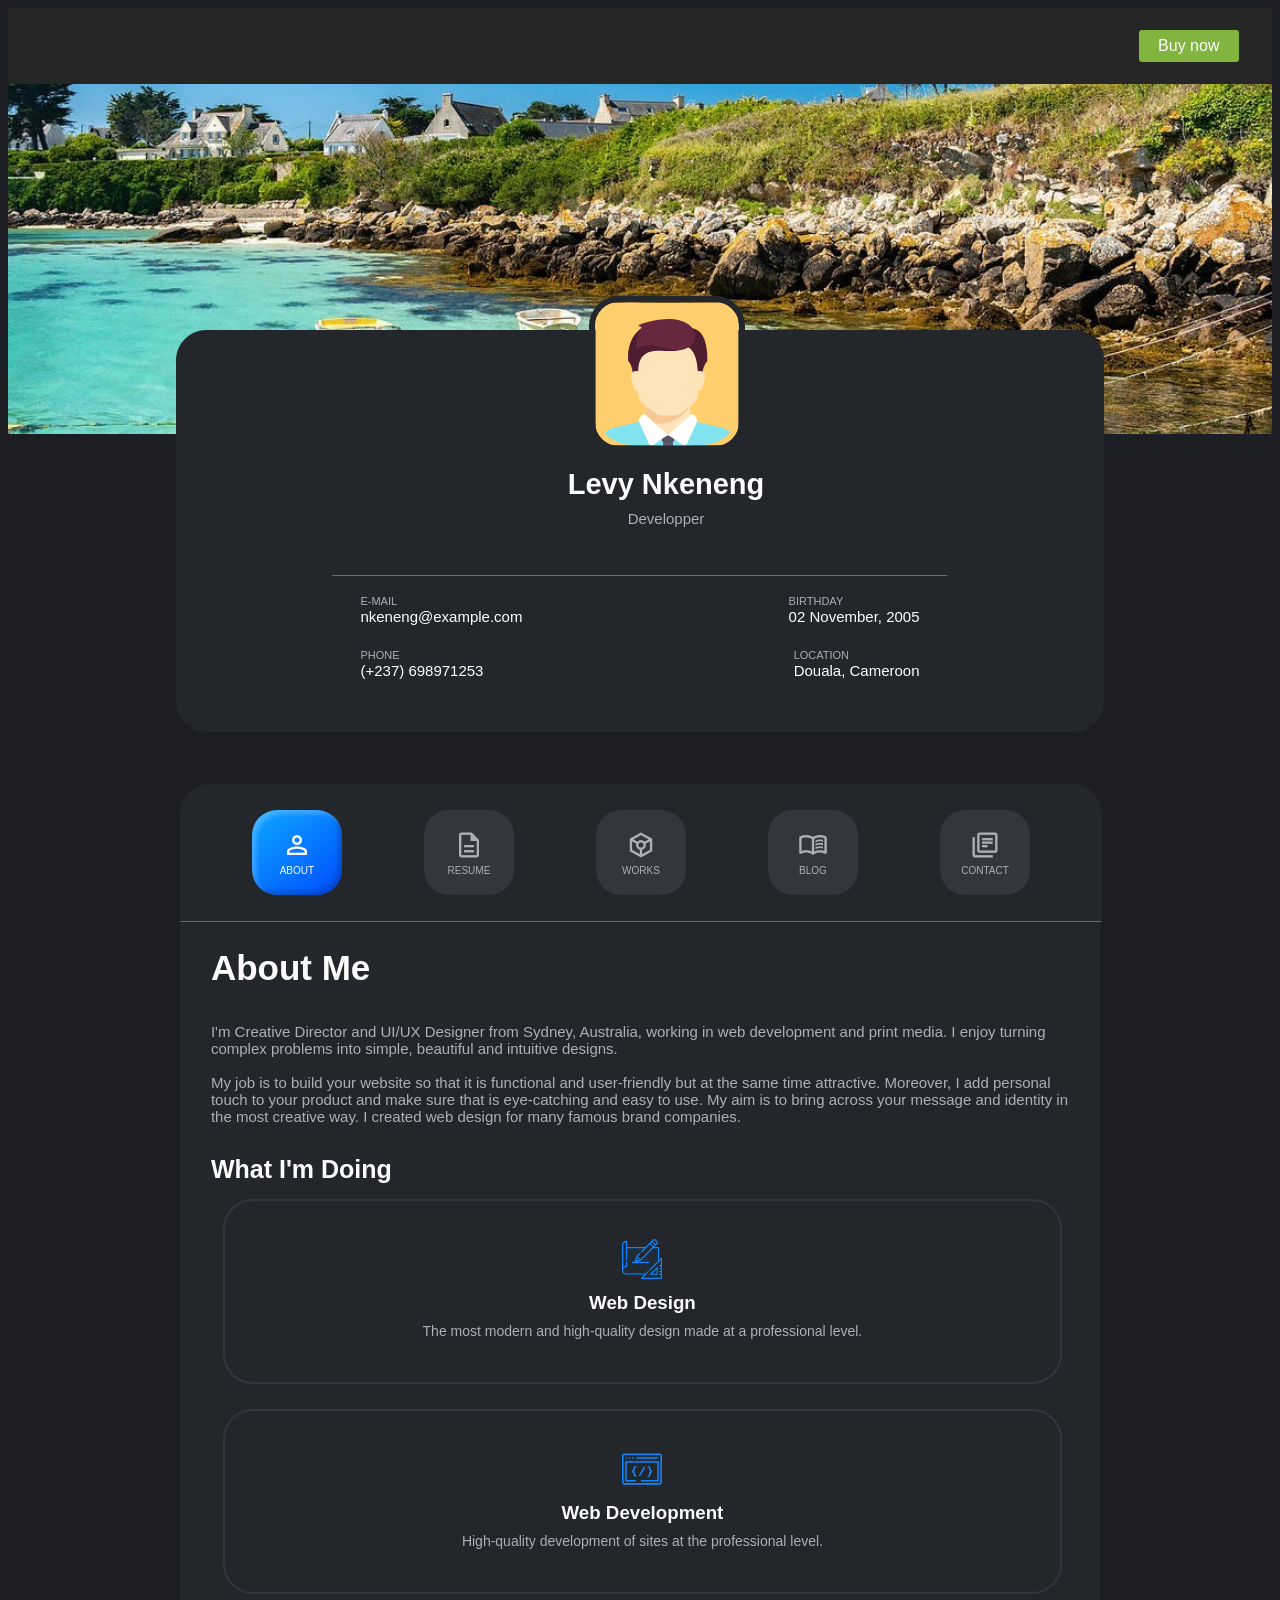
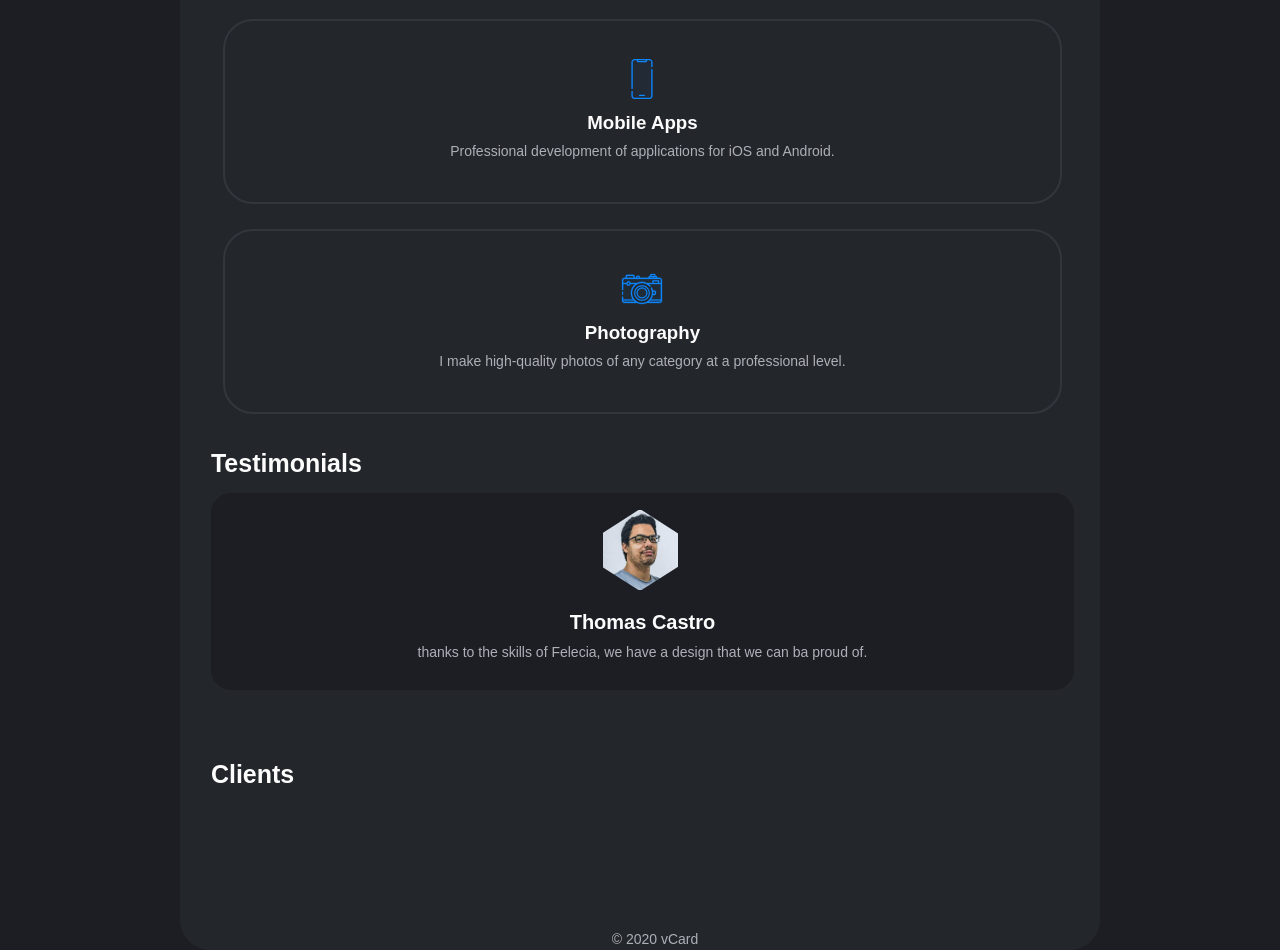
<file: index.html>
<!DOCTYPE html>
<html lang="en">
<head>
    <!-- Meta Elements -->
    <meta charset="UTF-8">
    <meta http-equiv="X-UA-Compatible" content="IE=edge">
    <meta name="viewport" content="width=device-width, initial-scale=1.0">

    <!-- CSS Icons -->
    <link href="style.css" rel="stylesheet" type="text/css">
    <link href="https://css.gg/facebook.css" rel='stylesheet'>
    <link href="https://css.gg/twitter.css" rel='stylesheet'>
    <link href="https://css.gg/instagram.css" rel='stylesheet'>
    <link rel="stylesheet" href="https://fonts.googleapis.com/css2?family=Material+Symbols+Outlined:opsz,wght,FILL,GRAD@20..48,100..700,0..1,-50..200" />
    <link rel="stylesheet" href="responsive.css">
    <!-- Title -->
    <title>Document</title>

</head>

<body>
    <div class="Logo-Zone">

        <!-- Logo -->
        <p>
            <a target="_blank" href="https://themeforest.net/item/vcard3-resume-cv-vcard-portfolio/27656448?_ga=2.86894232.1620106060.1666447574-1875720779.1666447574">
                Envato Market
            </a>
        </p>

        <!-- Button -->
        <p class="button">
            <a href="https://themeforest.net/checkout/89711583/create_account?_ga=2.149800630.1620106060.1666447574-1875720779.1666447574">
                Buy now
            </a>
        </p>

    </div>

    <!-- Background-Image -->
    <div class="photo-de-fond">
    </div>

    <!-- False Header -->
    <div class="false-header">

        <!-- Left Part -->
        <div class="firstpart">

            <!-- Profile Picture -->
            <p class="firstpart-image">
                <img src="Assets/main-photo.svg" class="Photo-de-Profil">
            </p>

            <!-- Name and Other Stuffs -->
            <div class="firstpart-text1">
                <p>
                    <span class="name">Levy Nkeneng</span><br>
                    <span class="position">Developper</span>
                </p>
                <ul class="sociallinks">
                    <li><a href="https://www.facebook.com" class="gg-facebook">
                    </a></li>
                    <li><a href="https://www.twitter.com" class="gg-twitter">
                    </a></li>
                    <li><a href="https://www.instagram.com" class="gg-instagram">
                    </a></li>
                </ul>
            </div>

        </div>

        <!-- Right Part -->
        <div class="secondpart">
            <div>
                <span >
                    <span class="E-Mail">E-Mail</span><br>
                    nkeneng@example.com
                </span>
                <span>
                    <span class="Birthday">Birthday</span><br>
                    02 November, 2005
                </span>
            </div>
            <div>
                <span>
                    <span class="Phone">Phone</span><br>
                    (+237) 698971253
                </span>
                <span>
                    <span class="Location">Location</span><br>
                    Douala, Cameroon
                </span>
            </div>
        </div>

    </div>

    <!-- True Header-->
    <header>
    </header>

    <!--Section -->
    <section>

        <!-- Navigation Bar -->
        <nav>
            <ul>
                <li class="Active"><a class="active">
                    <div>
                        <span class="material-symbols-outlined">
                            Person
                        </span>
                        <span>About</span>
                    </div>
                </a></li>
                <li><a href="">
                    <div>
                        <span class="material-symbols-outlined Description">Description</span>
                        <span class="Icon-Text">Resume</span>
                    </div>
                </a></li>
                <li><a href="">
                    <div>
                        <span class="material-symbols-outlined Token">Token</span>
                        <span class="Icon-Text">Works</span>
                    </div>
                </a></li>
                <li><a href="">
                    <div>
                        <span class="material-symbols-outlined">Menu_Book</span>
                        <span class="Icon-Text blog">Blog</span>
                    </div>
                </a></li>
                <li><a href="">
                    <div>
                        <span class="material-symbols-outlined Library_Books">Library_Books</span>
                        <span class="Icon-Text">Contact</span>
                    </div>
                </a></li>
            </ul>
        </nav>

        <!-- Principal Part -->
        <article>
            <h1 class="About-Me">
                About Me
            </h1>
            <p class="Details">
                I'm Creative Director and UI/UX Designer from Sydney, Australia, working in web development and print media. I enjoy turning complex problems into simple, beautiful and intuitive designs.<br><br>
                My job is to build your website so that it is functional and user-friendly but at the same time attractive. Moreover, I add personal touch to your product and make sure that is eye-catching and easy to use. My aim is to bring across your message and identity in the most creative way. I created web design for many famous brand companies.
            </p>
            <h2>
                What I'm Doing
            </h2>
            <div class="Abilities">
                <div class="Design">
                    <img src="Assets/icon-design.svg">
                    <h3>Web Design</h3>
                    <p>
                        The most modern and high-quality design made at a professional level.
                    </p>
                </div>
                <div class="Dev">
                    <img src="Assets/icon-dev.svg">
                    <h3>Web Development</h3>
                    <p>
                        High-quality development of sites at the professional level.
                    </p>
                </div>
                <div class="App">
                    <img src="Assets/icon-app.svg">
                    <h3>Mobile Apps</h3>
                    <p>
                        Professional development of applications for iOS and Android.
                    </p>
                </div>
                <div class="Photo-Images">
                    <img src="Assets/icon-photo.svg">
                    <h3>Photography</h3>
                    <p>
                        I make high-quality photos of any category at a professional level.
                    </p>
                </div>
            </div>
            <h2 class="Testimonials">
                Testimonials
            </h2>
            <div class="div-testimonials">
                <img src="Assets/avatar-5.jpg"></img>
                <div class="some-text">
                    <h3>
                        Thomas Castro
                    </h3>
                    <p>
                        thanks to the skills of Felecia, we have a design that we can ba proud of.
                    </p>
                </div>
                <div class="emphase">...</div>
            </div>
            <div class="third-part">
                <h2>Clients</h2>
                <div class="figures">
                    <a href=""><div class="logoipsum v1"></div></a>
                    <a href=""><div class="logoipsum v2"></div></a>
                    <a href=""><div class="logoipsum v3"></div></a>
                    <a href=""><div class="logoipsum v4"></div></a>
                </div>
            </div>
            <div class="end">
                <p class="end">
                    © 2020 vCard
                </p>
            </div>
        </article>
    </section>
</body>
</html>
</file>
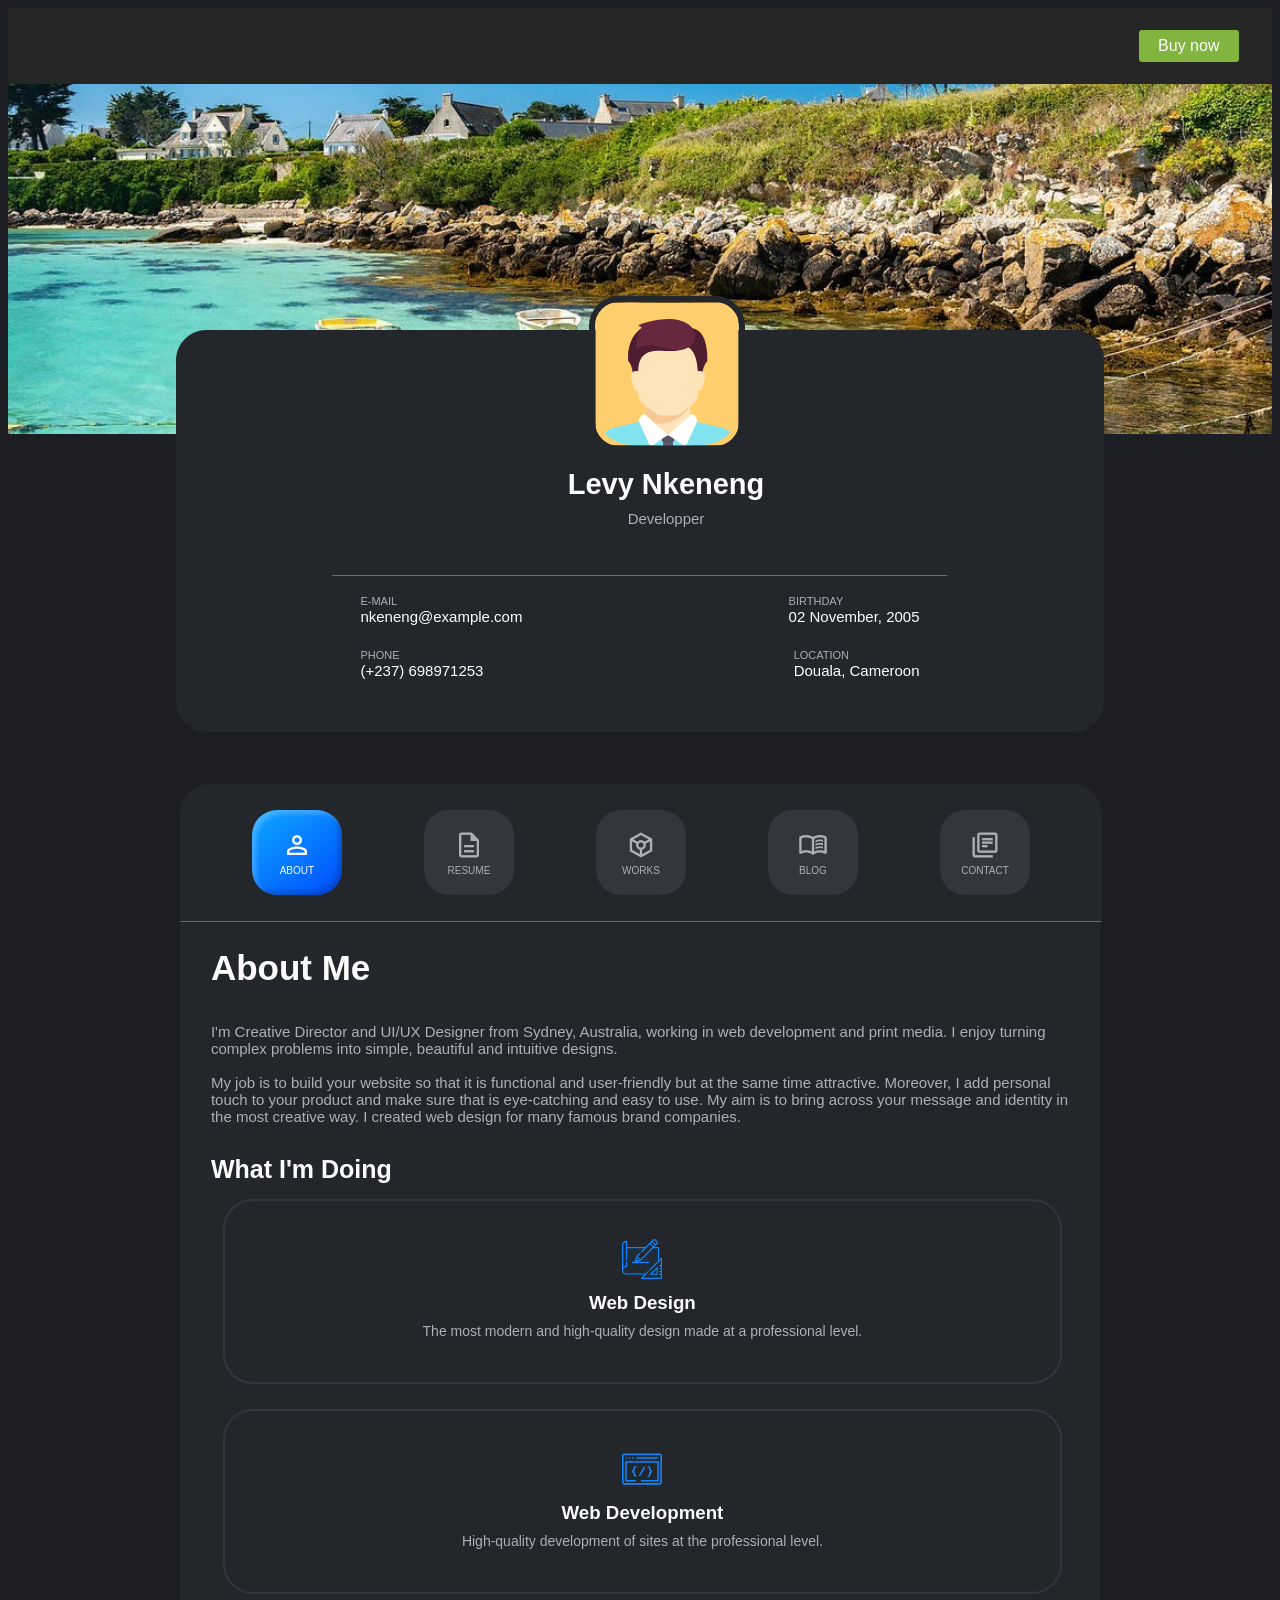
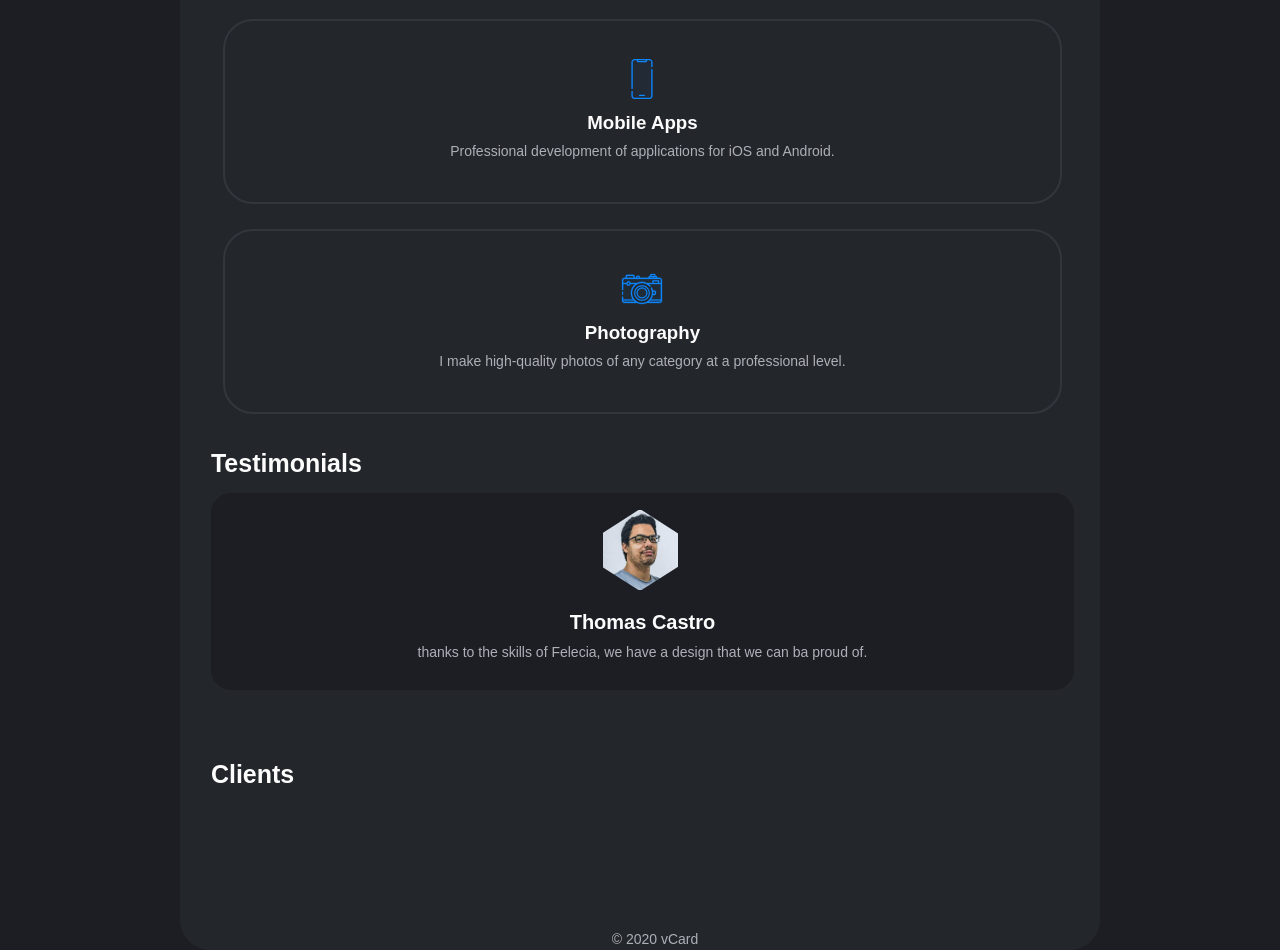
<file: New Project/Nexus.html>
<!DOCTYPE html>
<html lang="en">
<head>
    <!-- Meta Elements -->
    <meta charset="UTF-8">
    <meta http-equiv="X-UA-Compatible" content="IE=edge">
    <meta name="viewport" content="width=device-width, initial-scale=1.0">

    <!-- CSS Icons -->
    <link href="Atlas.css" rel="stylesheet" type="text/css">
    <link href="https://css.gg/facebook.css" rel='stylesheet'>
    <link href="https://css.gg/twitter.css" rel='stylesheet'>
    <link href="https://css.gg/instagram.css" rel='stylesheet'>
    <link rel="stylesheet" href="https://fonts.googleapis.com/css2?family=Material+Symbols+Outlined:opsz,wght,FILL,GRAD@20..48,100..700,0..1,-50..200" />
    <link rel="stylesheet" href="MediaQueries.css">
    <!-- Title -->
    <title>Document</title>

</head>

<body>
    <div class="Logo-Zone">

        <!-- Logo -->
        <p>
            <a target="_blank" href="https://themeforest.net/item/vcard3-resume-cv-vcard-portfolio/27656448?_ga=2.86894232.1620106060.1666447574-1875720779.1666447574">
                Envato Market
            </a>
        </p>

        <!-- Button -->
        <p class="button">
            <a href="https://themeforest.net/checkout/89711583/create_account?_ga=2.149800630.1620106060.1666447574-1875720779.1666447574">
                Buy now
            </a>
        </p>

    </div>

    <!-- Background-Image -->
    <div class="photo-de-fond">
    </div>

    <!-- False Header -->
    <div class="false-header">

        <!-- Left Part -->
        <div class="firstpart">

            <!-- Profile Picture -->
            <p class="firstpart-image">
                <img src="Assets/main-photo.svg" class="Photo-de-Profil">
            </p>

            <!-- Name and Other Stuffs -->
            <div class="firstpart-text1">
                <p>
                    <span class="name">Levy Nkeneng</span><br>
                    <span class="position">Developper</span>
                </p>
                <ul class="sociallinks">
                    <li><a href="https://www.facebook.com" class="gg-facebook">
                    </a></li>
                    <li><a href="https://www.twitter.com" class="gg-twitter">
                    </a></li>
                    <li><a href="https://www.instagram.com" class="gg-instagram">
                    </a></li>
                </ul>
            </div>

        </div>

        <!-- Right Part -->
        <div class="secondpart">
            <div>
                <span >
                    <span class="E-Mail">E-Mail</span><br>
                    nkeneng@example.com
                </span>
                <span>
                    <span class="Birthday">Birthday</span><br>
                    02 November, 2005
                </span>
            </div>
            <div>
                <span>
                    <span class="Phone">Phone</span><br>
                    (+237) 698971253
                </span>
                <span>
                    <span class="Location">Location</span><br>
                    Douala, Cameroon
                </span>
            </div>
        </div>

    </div>

    <!-- True Header-->
    <header>
    </header>

    <!--Section -->
    <section>

        <!-- Navigation Bar -->
        <nav>
            <ul>
                <li class="Active"><a class="active">
                    <div>
                        <span class="material-symbols-outlined">
                            Person
                        </span>
                        <span>About</span>
                    </div>
                </a></li>
                <li><a href="">
                    <div>
                        <span class="material-symbols-outlined Description">Description</span>
                        <span class="Icon-Text">Resume</span>
                    </div>
                </a></li>
                <li><a href="">
                    <div>
                        <span class="material-symbols-outlined Token">Token</span>
                        <span class="Icon-Text">Works</span>
                    </div>
                </a></li>
                <li><a href="">
                    <div>
                        <span class="material-symbols-outlined">Menu_Book</span>
                        <span class="Icon-Text blog">Blog</span>
                    </div>
                </a></li>
                <li><a href="">
                    <div>
                        <span class="material-symbols-outlined Library_Books">Library_Books</span>
                        <span class="Icon-Text">Contact</span>
                    </div>
                </a></li>
            </ul>
        </nav>

        <!-- Principal Part -->
        <article>
            <h1 class="About-Me">
                About Me
            </h1>
            <p class="Details">
                I'm Creative Director and UI/UX Designer from Sydney, Australia, working in web development and print media. I enjoy turning complex problems into simple, beautiful and intuitive designs.<br><br>
                My job is to build your website so that it is functional and user-friendly but at the same time attractive. Moreover, I add personal touch to your product and make sure that is eye-catching and easy to use. My aim is to bring across your message and identity in the most creative way. I created web design for many famous brand companies.
            </p>
            <h2>
                What I'm Doing
            </h2>
            <div class="Abilities">
                <div class="Design">
                    <img src="Assets/icon-design.svg">
                    <h3>Web Design</h3>
                    <p>
                        The most modern and high-quality design made at a professional level.
                    </p>
                </div>
                <div class="Dev">
                    <img src="Assets/icon-dev.svg">
                    <h3>Web Development</h3>
                    <p>
                        High-quality development of sites at the professional level.
                    </p>
                </div>
                <div class="App">
                    <img src="Assets/icon-app.svg">
                    <h3>Mobile Apps</h3>
                    <p>
                        Professional development of applications for iOS and Android.
                    </p>
                </div>
                <div class="Photo-Images">
                    <img src="Assets/icon-photo.svg">
                    <h3>Photography</h3>
                    <p>
                        I make high-quality photos of any category at a professional level.
                    </p>
                </div>
            </div>
            <h2 class="Testimonials">
                Testimonials
            </h2>
            <div class="div-testimonials">
                <img src="Assets/avatar-5.jpg"></img>
                <div class="some-text">
                    <h3>
                        Thomas Castro
                    </h3>
                    <p>
                        thanks to the skills of Felecia, we have a design that we can ba proud of.
                    </p>
                </div>
                <div class="emphase">...</div>
            </div>
            <div class="third-part">
                <h2>Clients</h2>
                <div class="figures">
                    <a href=""><div class="logoipsum v1"></div></a>
                    <a href=""><div class="logoipsum v2"></div></a>
                    <a href=""><div class="logoipsum v3"></div></a>
                    <a href=""><div class="logoipsum v4"></div></a>
                </div>
            </div>
            <div class="end">
                <p class="end">
                    © 2020 vCard
                </p>
            </div>
        </article>
    </section>
</body>
</html>
</file>
<file: style.css>
/* Body */
body {
    font-family: "Helvetica Neue", Helvetica;
    background-color: #1D1E24;
    color: white;
    display: flex;
    flex-direction: column;
    align-items: center;
    box-sizing: border-box;
}

/* Links */
a {
    color: inherit;
    text-decoration: none;
}

/* Logo Part */
.Logo-Zone {
    width: 100%;
    display: flex;
    justify-content: space-between;
    padding-left: 3.36%;
    box-sizing: border-box;
    position: sticky;
    top: 0px;
    z-index: 5;
    background-color: #262626;
}

/* Logo */
.Logo-Zone p:nth-child(1) {
    height: auto;
    font-size: 1.5em;
}
div:nth-child(1) p:nth-child(1) a {
    background-image: url(https://public-assets.envato-static.com/assets/logos/envato_market-a5ace93f8482e885ae008eb481b9451d379599dfed24868e52b6b2d66f5cf633.svg);
    background-repeat: no-repeat;
    color: rgba(24, 24, 24, 0);
}

/* Button Part*/
.button {
    background-color: #82b440;
    padding-top: 7.5px;
    width: 100px;
    height: 25px;
    border: 1x solid #82b440;
    border-radius: 3px;
    margin-right: 2.72%;
    text-align: center;
    align-self: center;
}
.button:hover {
    background-color: #6f9a37;
}

/* Background-Image */
.photo-de-fond {
    background-image: url(Assets/Caraibes.jpg);
    width: 100%;
    height: 350px;
    background-repeat: no-repeat;
    background-size: cover;
    z-index: 1;
}

/* False Header */
.false-header {
    position: absolute;
    top: 280px;
    z-index: 3;
    display: flex;
    justify-content: space-between;
    width: auto;
    padding-right: 0;
}

/* Left Part */
.firstpart {
    display: flex;
    justify-content: space-between;
    margin-left: 50px;
    margin-right: 50px;
}

/* Profile Picture */
.Photo-de-Profil {
    border: 6px #23262B solid;
    border-radius: 30px;
    margin-right: 25px;
}

/* Name and Other Stuffs */
.firstpart-text1 {
    line-height: 1.5;
    position: relative;
    top: 48px;
    width: 200px;
    height: 120px;
    padding-top: 0px;
    margin-right: 90px;
}
.firstpart-text1 p {
    height: 70px;
}
.name {
    color: #FCFCFC;
    font-weight: 600;
    font-size: 29px;
}
.position, .sociallinks li {
    color: #AEB0B8;
    font-size: 15px;
}
.sociallinks {
    list-style-type: none;
    display: flex;
    position: relative;
    top: -10px;
    left: -42px;
}
.gg-facebook, .gg-twitter {
    margin-right: 10px;
}
.gg-facebook:hover, .gg-twitter:hover, .gg-instagram:hover {
    color: #007bff;
}

/* Right Part */
.secondpart {
    display: flex;
    flex-direction: column;
    align-self: flex-end;
    width: 430px;
    padding-left: 50px;
    border-left: 1px #5E6E80 solid;
    font-size: 15px;
    margin-bottom: 20px;
    flex-wrap: wrap;
}
.secondpart div {
    display: flex;
    justify-content: space-between;
}
.secondpart div:nth-child(1) {
    margin-bottom: 20px;
}
.E-Mail, .Birthday, .Phone, .Location {
    color: #AEB0B8;
    text-transform: uppercase;
    font-size: 11px;
}

/* True Header */
header {
    background-color: #23262B;
    width: 72.8%;
    height: 165px;
    position: absolute;
    top: 330px;
    z-index: 2;
    border: 1px #23262B solid;
    border-radius: 30px;
}

section {
    width: 74%;
    box-sizing: border-box;
    display: flex;
}

nav {
    margin-top: 100px;
    background-color: #23262B;
    position: sticky;
    top: 120px;
    border: 1px #23262B solid;
    border-radius: 30px;
    height: 625px;
}
nav ul {
    list-style-type: none;
    display: flex;
    flex-direction: column;
    align-items: center;
    padding-left: 30px;
    padding-right: 30px;
    padding-bottom: 10px;
}
nav li {
    margin-top: 20px;
    width: 50px;
    height: 50px;
    border-radius: 25px;
    display: flex;
    flex-direction: column;
    align-items: center;
    color: #AEB0B8;
    background-color: #33363D;
    padding: 15px 20px 30px
}
.Active {
    background-image: linear-gradient(142.17deg, #0DA2FF 6.66%, #0055FF 91.48%);
    color: white;
    box-shadow: inset -4px -4px 5px rgb(0 0 0 / 20%), inset 4px 4px 5px rgb(255 255 255 / 23%);
}
nav li a div {
    display: flex;
    flex-direction: column;
    align-items: center;
    justify-content: center;
}
nav span {
    display: block;
    width: auto;
    padding: auto;
}
nav .material-symbols-outlined {
    font-size: 40px;
}
nav ul li a:not(.active):hover {
    color: #007bff;
}
nav ul li a :not(.material-symbols-outlined) {
    margin-top: 5px;
    text-transform: uppercase;
    font-size: 13px;
    font-family: 'Helvetica Neue', Helvetica;
}

article {
    margin-left: 50px;
    margin-top: 100px;
    background-color: #23262B;
    width: 900px;
    border: 1px #23262B solid;
    border-radius: 30px;
    padding-left: 30px;
    color: #FCFCFC;
    box-sizing: border-box;
    height: 1100px;
}
article h1 {
    font-weight: 700;
    font-size: 35px;
}
article h2 {
    font-weight: 600;
    font-size: 25px;
    margin-bottom: 15px;
    margin-top: 30px;
}
article p.Details {
    color: #AEB0B8;
    font-size: 15px;
}
article .Abilities {
    display: flex;
    flex-wrap: wrap;
    justify-content: center;
    margin-left: -30px;
}
article .Abilities div {
    height: 185px;
    width: 400px;
    border: 2px solid #33363D;
    border-radius: 30px;
    padding: 20px;
    box-sizing: border-box;
    display: flex;
    flex-direction: column;
    justify-content: center;
    align-items: center;
    padding-top: 30px;
}
.Abilities img {
    height: 40px;
}
.Abilities :is(h3, img) {
    margin-bottom: -5px;
}
.Abilities p {
    color: #AEB0B8;
    font-size: 14px;
    text-align: center;
}
.Design, .App {
    margin-right: 25px;
    margin-bottom: 25px;
}
.Testimonials {
    margin-top: 10px;
}
.div-testimonials {
    background-color: #1D1E24;
    margin-right: 25px;
    border: 1px solid #1D1E24;
    border-radius: 20px;
    padding: 15px;
    display: flex;
    margin-bottom: 70px;
}
.div-testimonials img {
    height: 80px;
    width: 75px;
    margin-right: 25px;
    margin-left: 20px;
    clip-path: polygon(50% 0%, 100% 30%, 100% 70%, 50% 100%, 0% 70%, 0% 30%);
    border: 1px solid rgba(0, 0, 0, 0);
}
.div-testimonials h3 {
    font-size: 20px;
}
.div-testimonials p {
    font-size: 14px;
    margin-top: -10px;
    color: #AEB0B8;
}
.emphase {
    background-image: url("http://netgon.net/artstyles/v-card3/assets/icons/icon-quote-dark.svg");
    background-repeat: repeat-x;
    height: 30px;
    width: 34px;
    color: rgba(0,0,0,0);
    margin-left: 190px;
}
.figures {
    display: flex;
    margin-bottom: 30px;
}
.third-part h2 {
    margin-bottom: 30px;
}
.logoipsum {
    height: 80px;
    width: 193px;
    margin-right: 10px;
}
.v1 {
    background-image: url("http://netgon.net/artstyles/v-card3/assets/img/logo-1-dark.svg");
    background-repeat: no-repeat;
}
.v2 {
    background-image: url("http://netgon.net/artstyles/v-card3/assets/img/logo-2-dark.svg");
    background-repeat: no-repeat;
}
.v3 {
    background-image: url("http://netgon.net/artstyles/v-card3/assets/img/logo-3-dark.svg");
    background-repeat: no-repeat;
}
.v4 {
    background-image: url("http://netgon.net/artstyles/v-card3/assets/img/logo-4-dark.svg");
    background-repeat: no-repeat;
}
.end {
    text-align: center;
    font-size: 14px;
    color: #AEB0B8;
    height: 20px;
    display: flex;
    flex-direction: column;
    justify-content: center;
}
</file>
<file: responsive.css>
@media only screen and (max-width: 1400px) {
    .false-header {
        flex-direction: column;
        align-items: center;
        width: 72.8%;
    }
    .firstpart {
        flex-direction: column;
        justify-content: flex-start;
        align-items: center;
        height: 315px;
        position: relative;
        left: 4.2%;
    }
    .firstpart-text1 {
        top: -25px;
        text-align: center;
        left: 11%;
    }
    .sociallinks {
        position: relative;
        left: 8%;
    }
    .secondpart {
        border-left: 0;
        margin-top: -20px;
        border-top: 1px #5E6E80 solid;
        width: 60%;
        padding-top: 15px;
        padding-left: 3%;
        padding-right: 3%;
        align-self: center;
    }
    header {
        height: 400px;
        width: 72.4%;
    }
    section {
        position: relative;
        top: 250px;
        width: 72.8%;
        display: flex;
        flex-direction: column;
        height: auto;
    }
    nav {
        position: static;
        height: auto;
        width: 100%;
        z-index: 2;
        border-bottom-left-radius: 0;
        border-bottom-right-radius: 0;
        border-bottom: 1px #5E6E80 solid;
    }
    nav ul {
        flex-direction: row;
        justify-content: space-around;
        height: 100%;
        margin-top: 0.5%;
    }
    nav li {
        width: 50px;
        height: 35px;
        padding-bottom: 35px;
        font-size: 10px;
    }
    nav .material-symbols-outlined {
        font-size: 30px;
    }
    nav ul li a :not(.material-symbols-outlined) {
        font-size: 10px;
    }
    article {
        margin-left: 0;
        width: 100%;
        border-top-left-radius: 0;
        border-top-right-radius: 0;
        margin-top: -10px;
        height: auto;
    }
    article .Details {
        margin-right: 30px;
    }
    article .Abilities {
        flex-direction: column;
        width: calc(100% - 50px);
        margin-left: 1.4%;
    }
   article .Abilities>div {
       width: 100%;
   }
   .Dev {
       margin-bottom: 25px;
   }
   .Testimonials {
       margin-top: 4%;
   }
   .div-testimonials {
       flex-direction: column;
       position: relative;
       align-items: center;
       text-align: center;
   }
   .emphase {
       position: absolute;
       right: 20px;
   }
    .figures {
        position: relative;
    }
   .v1 {
       margin-left: 50px;
   }
   .v2 {
       position: absolute;
       right: 50px;
   }
   .v3, .v4 {
       display: none;
   }
}

@media only screen and (max-width: 750px) {
    header {
        top: 130px;
        height: 450px;
        width: 90%;
        border-radius: 20px;
    }
    .false-header {
        top: 80px;
        width: 90%;
    }
    section {
        top: 180px;
    }
    .secondpart div {
        flex-direction: column;
    }
    .secondpart div span {
        margin-bottom: 8px;
    }
    .secondpart div:nth-child(1){
        margin-bottom: 0;
    }
    section {
        flex-direction: column-reverse;
        width: 100%;
        align-items: center;
    }
    nav {
        margin-top: 0;
        position: sticky;
        bottom: 0;
        z-index: 2;
        border-radius: 0;
        height: 80px;
        border: none;
    }
    nav li {
        width: 50px;
        height: 50px;
        background-color: inherit;
    }
    .Active {
        box-shadow: none;
        background-image: none;
        background-color: inherit;
        color: #0055FF;
    }
    article {
        width: 92%;
        border-radius: 10px;
    }
    .v1 {
        margin-left: 10px;
    }
    .v2 {
        position: absolute;
        right: 10px;
    }
}
</file>
<file: New Project/Atlas.css>
/* Body */
body {
    font-family: "Helvetica Neue", Helvetica;
    background-color: #1D1E24;
    color: white;
    display: flex;
    flex-direction: column;
    align-items: center;
    box-sizing: border-box;
}

/* Links */
a {
    color: inherit;
    text-decoration: none;
}

/* Logo Part */
.Logo-Zone {
    width: 100%;
    display: flex;
    justify-content: space-between;
    padding-left: 3.36%;
    box-sizing: border-box;
    position: sticky;
    top: 0px;
    z-index: 5;
    background-color: #262626;
}

/* Logo */
.Logo-Zone p:nth-child(1) {
    height: auto;
    font-size: 1.5em;
}
div:nth-child(1) p:nth-child(1) a {
    background-image: url(https://public-assets.envato-static.com/assets/logos/envato_market-a5ace93f8482e885ae008eb481b9451d379599dfed24868e52b6b2d66f5cf633.svg);
    background-repeat: no-repeat;
    color: rgba(24, 24, 24, 0);
}

/* Button Part*/
.button {
    background-color: #82b440;
    padding-top: 7.5px;
    width: 100px;
    height: 25px;
    border: 1x solid #82b440;
    border-radius: 3px;
    margin-right: 2.72%;
    text-align: center;
    align-self: center;
}
.button:hover {
    background-color: #6f9a37;
}

/* Background-Image */
.photo-de-fond {
    background-image: url(Assets/Caraibes.jpg);
    width: 100%;
    height: 350px;
    background-repeat: no-repeat;
    background-size: cover;
    z-index: 1;
}

/* False Header */
.false-header {
    position: absolute;
    top: 280px;
    z-index: 3;
    display: flex;
    justify-content: space-between;
    width: auto;
    padding-right: 0;
}

/* Left Part */
.firstpart {
    display: flex;
    justify-content: space-between;
    margin-left: 50px;
    margin-right: 50px;
}

/* Profile Picture */
.Photo-de-Profil {
    border: 6px #23262B solid;
    border-radius: 30px;
    margin-right: 25px;
}

/* Name and Other Stuffs */
.firstpart-text1 {
    line-height: 1.5;
    position: relative;
    top: 48px;
    width: 200px;
    height: 120px;
    padding-top: 0px;
    margin-right: 90px;
}
.firstpart-text1 p {
    height: 70px;
}
.name {
    color: #FCFCFC;
    font-weight: 600;
    font-size: 29px;
}
.position, .sociallinks li {
    color: #AEB0B8;
    font-size: 15px;
}
.sociallinks {
    list-style-type: none;
    display: flex;
    position: relative;
    top: -10px;
    left: -42px;
}
.gg-facebook, .gg-twitter {
    margin-right: 10px;
}
.gg-facebook:hover, .gg-twitter:hover, .gg-instagram:hover {
    color: #007bff;
}

/* Right Part */
.secondpart {
    display: flex;
    flex-direction: column;
    align-self: flex-end;
    width: 430px;
    padding-left: 50px;
    border-left: 1px #5E6E80 solid;
    font-size: 15px;
    margin-bottom: 20px;
    flex-wrap: wrap;
}
.secondpart div {
    display: flex;
    justify-content: space-between;
}
.secondpart div:nth-child(1) {
    margin-bottom: 20px;
}
.E-Mail, .Birthday, .Phone, .Location {
    color: #AEB0B8;
    text-transform: uppercase;
    font-size: 11px;
}

/* True Header */
header {
    background-color: #23262B;
    width: 72.8%;
    height: 165px;
    position: absolute;
    top: 330px;
    z-index: 2;
    border: 1px #23262B solid;
    border-radius: 30px;
}

section {
    width: 74%;
    box-sizing: border-box;
    display: flex;
}

nav {
    margin-top: 100px;
    background-color: #23262B;
    position: sticky;
    top: 120px;
    border: 1px #23262B solid;
    border-radius: 30px;
    height: 625px;
}
nav ul {
    list-style-type: none;
    display: flex;
    flex-direction: column;
    align-items: center;
    padding-left: 30px;
    padding-right: 30px;
    padding-bottom: 10px;
}
nav li {
    margin-top: 20px;
    width: 50px;
    height: 50px;
    border-radius: 25px;
    display: flex;
    flex-direction: column;
    align-items: center;
    color: #AEB0B8;
    background-color: #33363D;
    padding: 15px 20px 30px
}
.Active {
    background-image: linear-gradient(142.17deg, #0DA2FF 6.66%, #0055FF 91.48%);
    color: white;
    box-shadow: inset -4px -4px 5px rgb(0 0 0 / 20%), inset 4px 4px 5px rgb(255 255 255 / 23%);
}
nav li a div {
    display: flex;
    flex-direction: column;
    align-items: center;
    justify-content: center;
}
nav span {
    display: block;
    width: auto;
    padding: auto;
}
nav .material-symbols-outlined {
    font-size: 40px;
}
nav ul li a:not(.active):hover {
    color: #007bff;
}
nav ul li a :not(.material-symbols-outlined) {
    margin-top: 5px;
    text-transform: uppercase;
    font-size: 13px;
    font-family: 'Helvetica Neue', Helvetica;
}

article {
    margin-left: 50px;
    margin-top: 100px;
    background-color: #23262B;
    width: 900px;
    border: 1px #23262B solid;
    border-radius: 30px;
    padding-left: 30px;
    color: #FCFCFC;
    box-sizing: border-box;
    height: 1100px;
}
article h1 {
    font-weight: 700;
    font-size: 35px;
}
article h2 {
    font-weight: 600;
    font-size: 25px;
    margin-bottom: 15px;
    margin-top: 30px;
}
article p.Details {
    color: #AEB0B8;
    font-size: 15px;
}
article .Abilities {
    display: flex;
    flex-wrap: wrap;
    justify-content: center;
    margin-left: -30px;
}
article .Abilities div {
    height: 185px;
    width: 400px;
    border: 2px solid #33363D;
    border-radius: 30px;
    padding: 20px;
    box-sizing: border-box;
    display: flex;
    flex-direction: column;
    justify-content: center;
    align-items: center;
    padding-top: 30px;
}
.Abilities img {
    height: 40px;
}
.Abilities :is(h3, img) {
    margin-bottom: -5px;
}
.Abilities p {
    color: #AEB0B8;
    font-size: 14px;
    text-align: center;
}
.Design, .App {
    margin-right: 25px;
    margin-bottom: 25px;
}
.Testimonials {
    margin-top: 10px;
}
.div-testimonials {
    background-color: #1D1E24;
    margin-right: 25px;
    border: 1px solid #1D1E24;
    border-radius: 20px;
    padding: 15px;
    display: flex;
    margin-bottom: 70px;
}
.div-testimonials img {
    height: 80px;
    width: 75px;
    margin-right: 25px;
    margin-left: 20px;
    clip-path: polygon(50% 0%, 100% 30%, 100% 70%, 50% 100%, 0% 70%, 0% 30%);
    border: 1px solid rgba(0, 0, 0, 0);
}
.div-testimonials h3 {
    font-size: 20px;
}
.div-testimonials p {
    font-size: 14px;
    margin-top: -10px;
    color: #AEB0B8;
}
.emphase {
    background-image: url("http://netgon.net/artstyles/v-card3/assets/icons/icon-quote-dark.svg");
    background-repeat: repeat-x;
    height: 30px;
    width: 34px;
    color: rgba(0,0,0,0);
    margin-left: 190px;
}
.figures {
    display: flex;
    margin-bottom: 30px;
}
.third-part h2 {
    margin-bottom: 30px;
}
.logoipsum {
    height: 80px;
    width: 193px;
    margin-right: 10px;
}
.v1 {
    background-image: url("http://netgon.net/artstyles/v-card3/assets/img/logo-1-dark.svg");
    background-repeat: no-repeat;
}
.v2 {
    background-image: url("http://netgon.net/artstyles/v-card3/assets/img/logo-2-dark.svg");
    background-repeat: no-repeat;
}
.v3 {
    background-image: url("http://netgon.net/artstyles/v-card3/assets/img/logo-3-dark.svg");
    background-repeat: no-repeat;
}
.v4 {
    background-image: url("http://netgon.net/artstyles/v-card3/assets/img/logo-4-dark.svg");
    background-repeat: no-repeat;
}
.end {
    text-align: center;
    font-size: 14px;
    color: #AEB0B8;
    height: 20px;
    display: flex;
    flex-direction: column;
    justify-content: center;
}
</file>
<file: New Project/MediaQueries.css>
@media only screen and (max-width: 1400px) {
    .false-header {
        flex-direction: column;
        align-items: center;
        width: 72.8%;
    }
    .firstpart {
        flex-direction: column;
        justify-content: flex-start;
        align-items: center;
        height: 315px;
        position: relative;
        left: 4.2%;
    }
    .firstpart-text1 {
        top: -25px;
        text-align: center;
        left: 11%;
    }
    .sociallinks {
        position: relative;
        left: 8%;
    }
    .secondpart {
        border-left: 0;
        margin-top: -20px;
        border-top: 1px #5E6E80 solid;
        width: 60%;
        padding-top: 15px;
        padding-left: 3%;
        padding-right: 3%;
        align-self: center;
    }
    header {
        height: 400px;
        width: 72.4%;
    }
    section {
        position: relative;
        top: 250px;
        width: 72.8%;
        display: flex;
        flex-direction: column;
        height: auto;
    }
    nav {
        position: static;
        height: auto;
        width: 100%;
        z-index: 2;
        border-bottom-left-radius: 0;
        border-bottom-right-radius: 0;
        border-bottom: 1px #5E6E80 solid;
    }
    nav ul {
        flex-direction: row;
        justify-content: space-around;
        height: 100%;
        margin-top: 0.5%;
    }
    nav li {
        width: 50px;
        height: 35px;
        padding-bottom: 35px;
        font-size: 10px;
    }
    nav .material-symbols-outlined {
        font-size: 30px;
    }
    nav ul li a :not(.material-symbols-outlined) {
        font-size: 10px;
    }
    article {
        margin-left: 0;
        width: 100%;
        border-top-left-radius: 0;
        border-top-right-radius: 0;
        margin-top: -10px;
        height: auto;
    }
    article .Details {
        margin-right: 30px;
    }
    article .Abilities {
        flex-direction: column;
        width: calc(100% - 50px);
        margin-left: 1.4%;
    }
   article .Abilities>div {
       width: 100%;
   }
   .Dev {
       margin-bottom: 25px;
   }
   .Testimonials {
       margin-top: 4%;
   }
   .div-testimonials {
       flex-direction: column;
       position: relative;
       align-items: center;
       text-align: center;
   }
   .emphase {
       position: absolute;
       right: 20px;
   }
    .figures {
        position: relative;
    }
   .v1 {
       margin-left: 50px;
   }
   .v2 {
       position: absolute;
       right: 50px;
   }
   .v3, .v4 {
       display: none;
   }
}

@media only screen and (max-width: 750px) {
    header {
        top: 130px;
        height: 450px;
        width: 90%;
        border-radius: 20px;
    }
    .false-header {
        top: 80px;
        width: 90%;
    }
    section {
        top: 180px;
    }
    .secondpart div {
        flex-direction: column;
    }
    .secondpart div span {
        margin-bottom: 8px;
    }
    .secondpart div:nth-child(1){
        margin-bottom: 0;
    }
    section {
        flex-direction: column-reverse;
        width: 100%;
        align-items: center;
    }
    nav {
        margin-top: 0;
        position: sticky;
        bottom: 0;
        z-index: 2;
        border-radius: 0;
        height: 80px;
        border: none;
    }
    nav li {
        width: 50px;
        height: 50px;
        background-color: inherit;
    }
    .Active {
        box-shadow: none;
        background-image: none;
        background-color: inherit;
        color: #0055FF;
    }
    article {
        width: 92%;
        border-radius: 10px;
    }
    .v1 {
        margin-left: 10px;
    }
    .v2 {
        position: absolute;
        right: 10px;
    }
}
</file>
